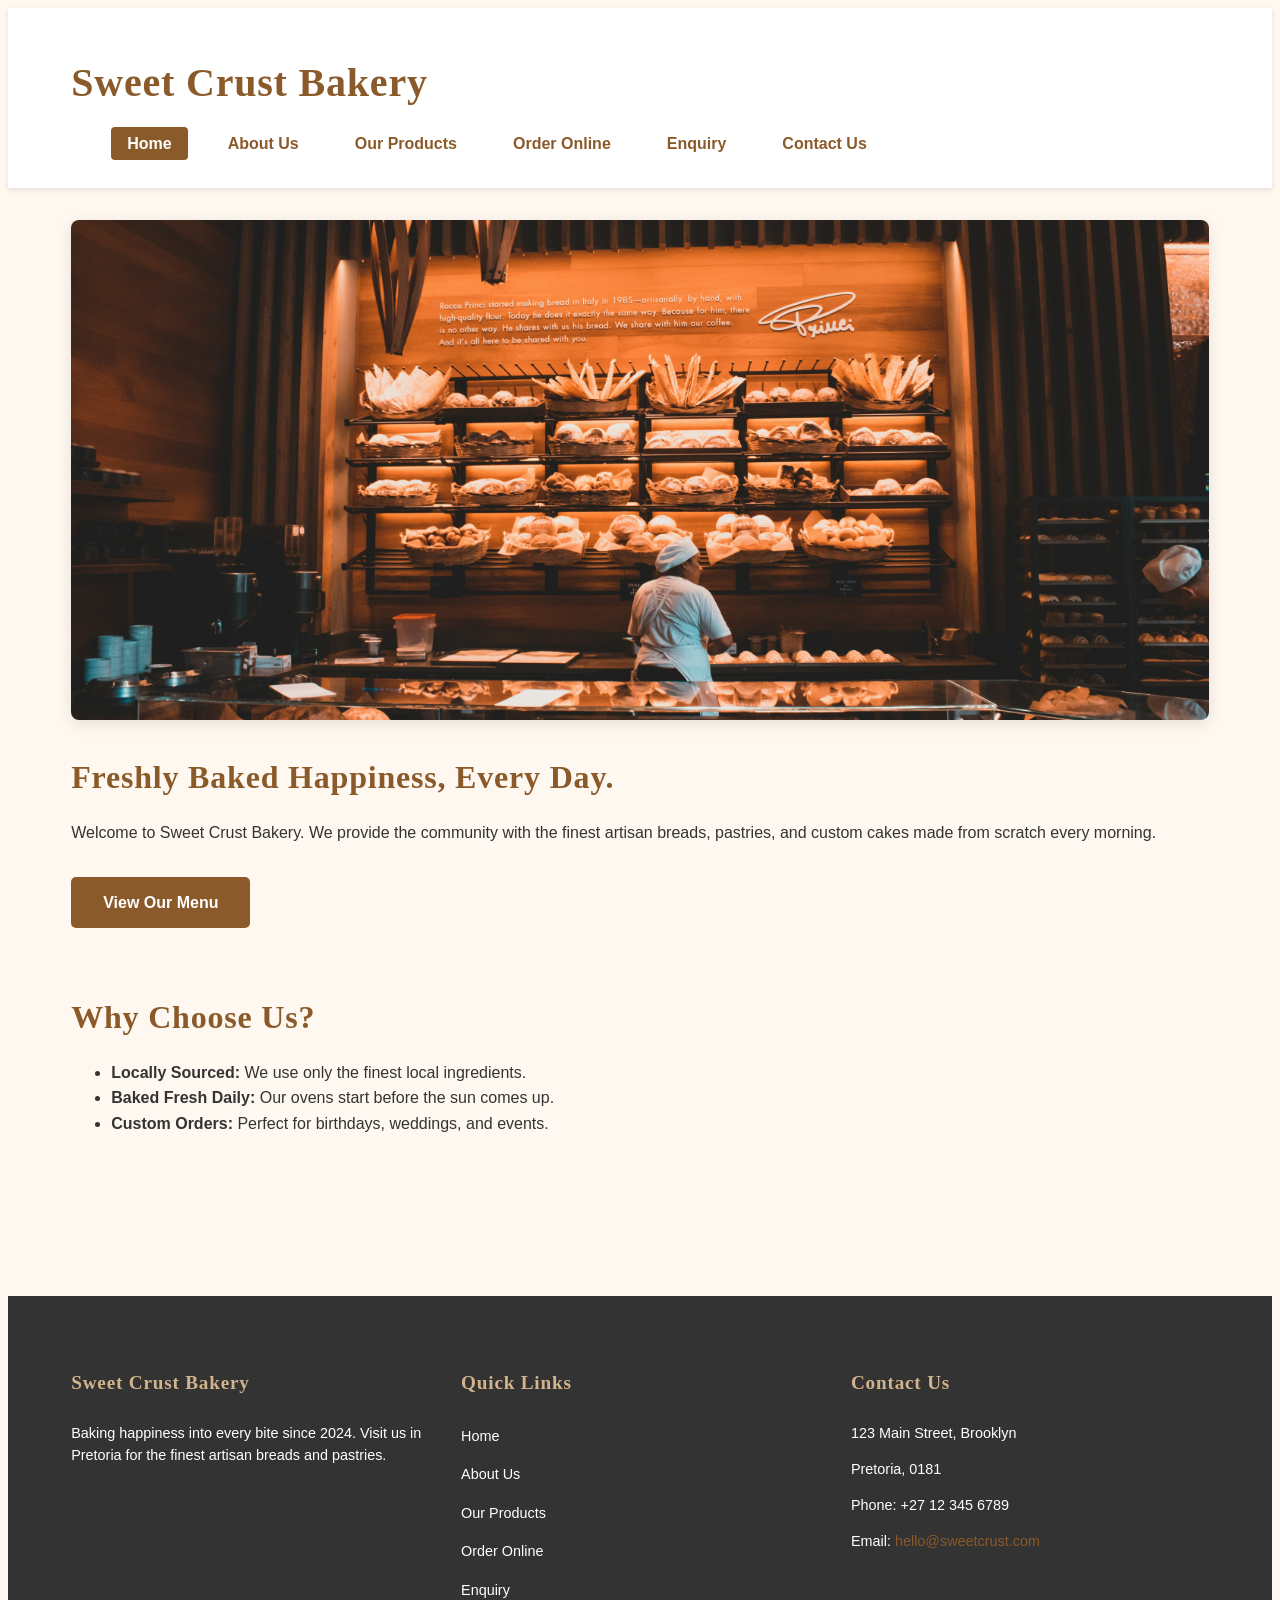
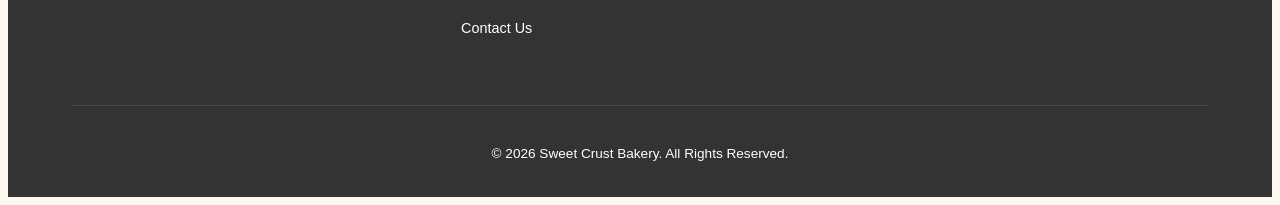
<file: index.html>
<!DOCTYPE html>
<html lang="en">
<head>
    <meta charset="UTF-8">
    <meta name="viewport" content="width=device-width, initial-scale=1.0">
    <title>Sweet Crust Bakery | Home</title>
    <meta name="description" content="Sweet Crust Bakery offers freshly baked artisan breads, pastries, and custom cakes. Visit us in Pretoria for the finest baked goods.">
    <link rel="stylesheet" href="css/style.css">
</head>
<body>
    <header>
        <h1>Sweet Crust Bakery</h1>
        <button class="hamburger" id="hamburger-btn" aria-label="Toggle navigation">
            <span class="bar"></span><span class="bar"></span><span class="bar"></span>
        </button>
        <nav id="nav-menu">
            <ul>
                <li><a href="index.html" class="active">Home</a></li>
                <li><a href="about.html">About Us</a></li>
                <li><a href="products.html">Our Products</a></li>
                <li><a href="order.html">Order Online</a></li>
                <li><a href="enquiry.html">Enquiry</a></li>
                <li><a href="contact.html">Contact Us</a></li>
            </ul>
        </nav>
    </header>

    <main>
        <section class="hero">
            <img src="images/Hero.jpg" alt="Freshly baked croissants at Sweet Crust Bakery" class="hero-image">
            <h2>Freshly Baked Happiness, Every Day.</h2>
            <p>Welcome to Sweet Crust Bakery. We provide the community with the finest artisan breads, pastries, and custom cakes made from scratch every morning.</p>
            <a href="products.html" class="btn">View Our Menu</a>
        </section>

        <section class="highlights">
            <h2>Why Choose Us?</h2>
            <ul>
                <li><strong>Locally Sourced:</strong> We use only the finest local ingredients.</li>
                <li><strong>Baked Fresh Daily:</strong> Our ovens start before the sun comes up.</li>
                <li><strong>Custom Orders:</strong> Perfect for birthdays, weddings, and events.</li>
            </ul>
        </section>
    </main>

    <footer>
        <div class="footer-container">
            <div class="footer-col">
                <h3>Sweet Crust Bakery</h3>
                <p>Baking happiness into every bite since 2024. Visit us in Pretoria for the finest artisan breads and pastries.</p>
            </div>
            <div class="footer-col">
                <h3>Quick Links</h3>
                <ul>
                    <li><a href="index.html">Home</a></li>
                    <li><a href="about.html">About Us</a></li>
                    <li><a href="products.html">Our Products</a></li>
                    <li><a href="order.html">Order Online</a></li>
                    <li><a href="enquiry.html">Enquiry</a></li>
                    <li><a href="contact.html">Contact Us</a></li>
                </ul>
            </div>
            <div class="footer-col">
                <h3>Contact Us</h3>
                <p>123 Main Street, Brooklyn</p>
                <p>Pretoria, 0181</p>
                <p>Phone: +27 12 345 6789</p>
                <p>Email: <a href="mailto:hello@sweetcrust.com">hello@sweetcrust.com</a></p>
            </div>
        </div>
        <div class="footer-bottom">
            <p>&copy; 2026 Sweet Crust Bakery. All Rights Reserved.</p>
        </div>
    </footer>
    <script src="js/script.js"></script>
</body>
</html>
</file>
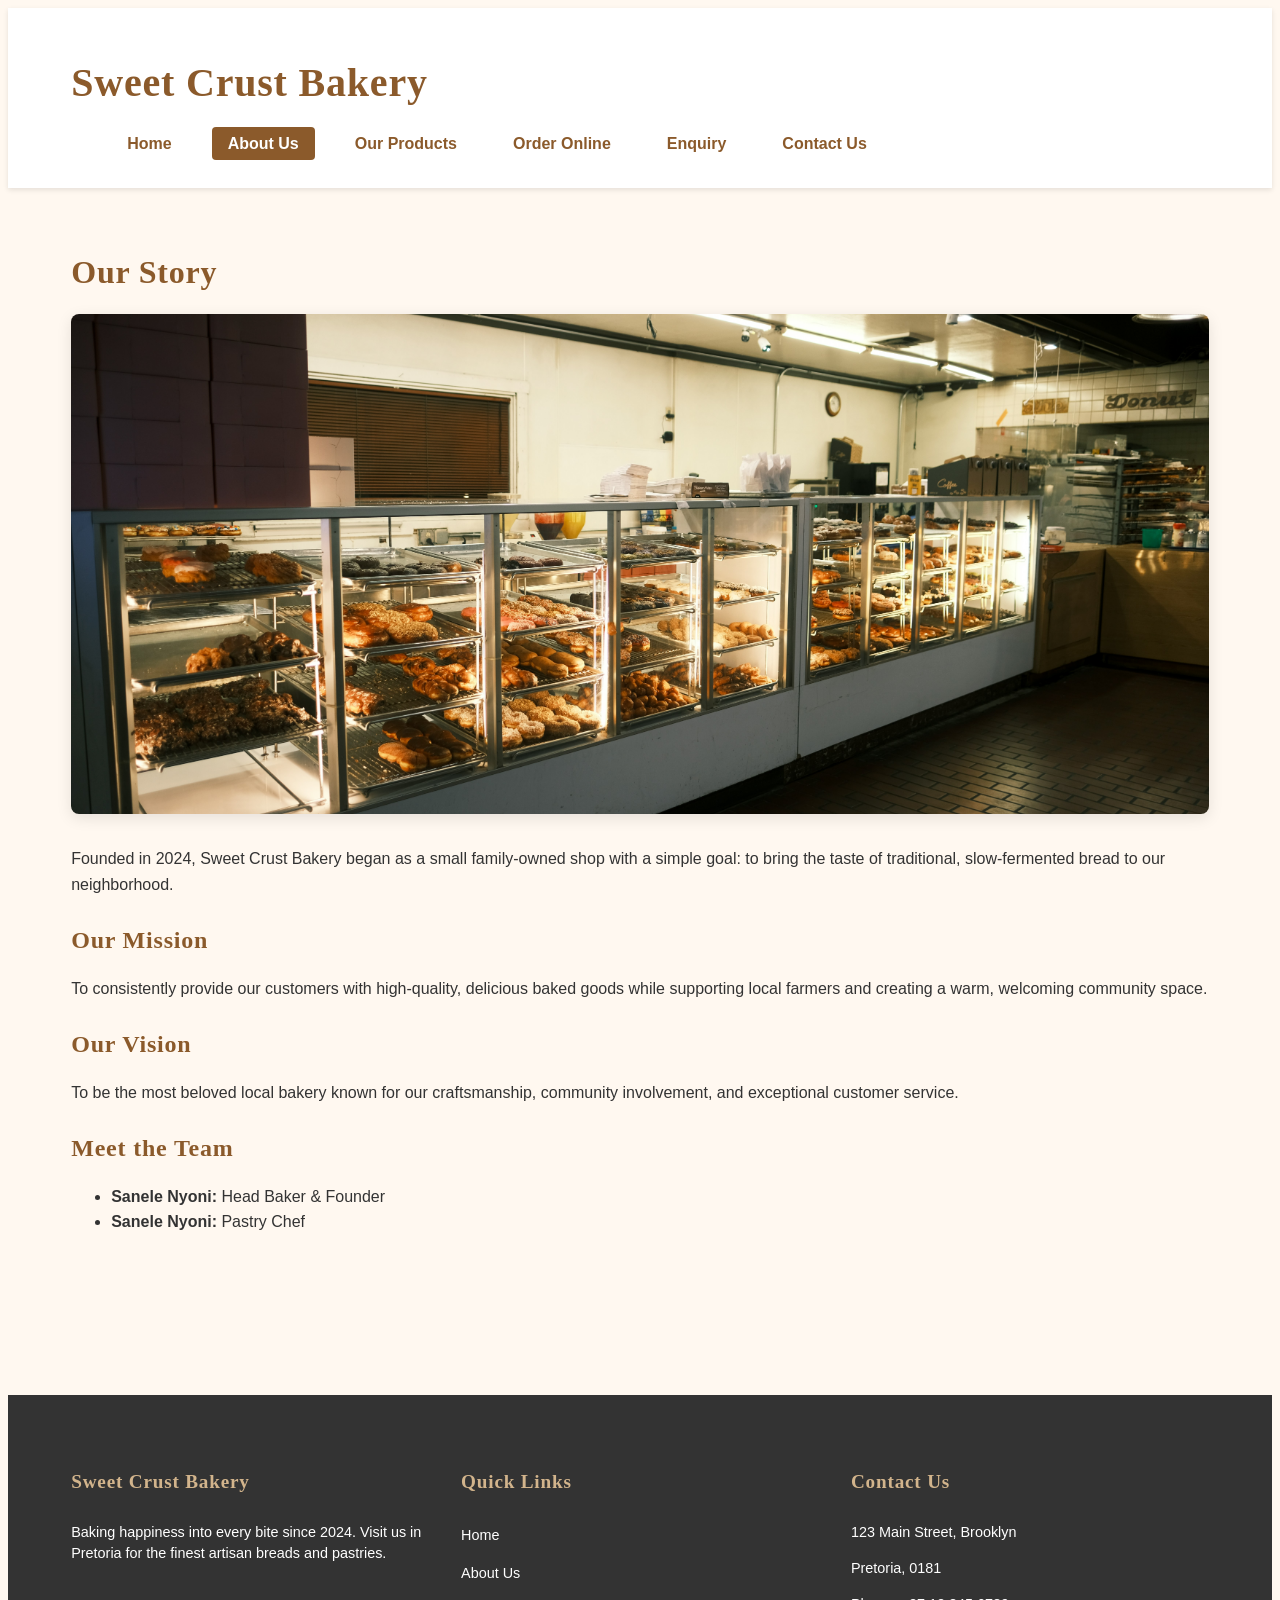
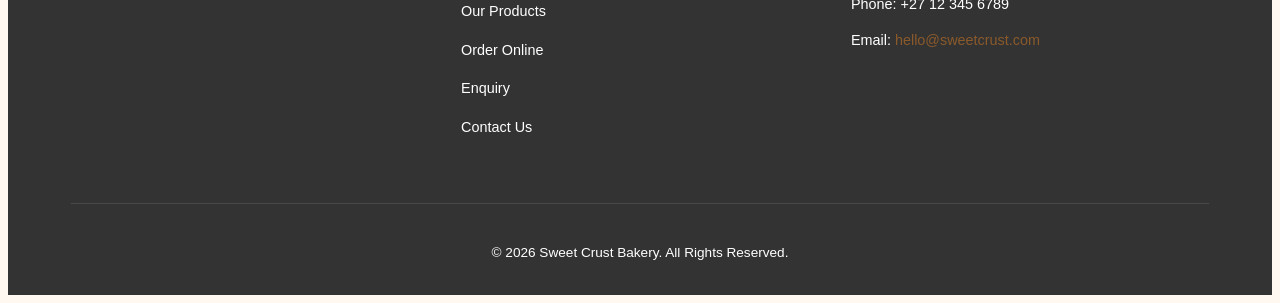
<file: about.html>
<!DOCTYPE html>
<html lang="en">
<head>
    <meta charset="UTF-8">
    <meta name="viewport" content="width=device-width, initial-scale=1.0">
    <title>About Us | Sweet Crust Bakery</title>
    <meta name="description" content="Learn about the history, mission, and team behind Sweet Crust Bakery in Pretoria.">
    <link rel="stylesheet" href="css/style.css">
</head>
<body>
    <header>
        <h1>Sweet Crust Bakery</h1>
        <button class="hamburger" id="hamburger-btn" aria-label="Toggle navigation">
            <span class="bar"></span><span class="bar"></span><span class="bar"></span>
        </button>
        <nav id="nav-menu">
            <ul>
                <li><a href="index.html">Home</a></li>
                <li><a href="about.html" class="active">About Us</a></li>
                <li><a href="products.html">Our Products</a></li>
                <li><a href="order.html">Order Online</a></li>
                <li><a href="enquiry.html">Enquiry</a></li>
                <li><a href="contact.html">Contact Us</a></li>
            </ul>
        </nav>
    </header>

    <main>
        <section>
            <h2>Our Story</h2>
            <img src="images/bakery-interior.jpg" alt="The warm interior of Sweet Crust Bakery" class="feature-image">
            <p>Founded in 2024, Sweet Crust Bakery began as a small family-owned shop with a simple goal: to bring the taste of traditional, slow-fermented bread to our neighborhood.</p>
            <h3>Our Mission</h3>
            <p>To consistently provide our customers with high-quality, delicious baked goods while supporting local farmers and creating a warm, welcoming community space.</p>
            <h3>Our Vision</h3>
            <p>To be the most beloved local bakery known for our craftsmanship, community involvement, and exceptional customer service.</p>
            <h3>Meet the Team</h3>
            <ul>
                <li><strong>Sanele Nyoni:</strong> Head Baker & Founder</li>
                <li><strong>Sanele Nyoni:</strong> Pastry Chef</li>
            </ul>
        </section>
    </main>

    <footer>
        <div class="footer-container">
            <div class="footer-col">
                <h3>Sweet Crust Bakery</h3>
                <p>Baking happiness into every bite since 2024. Visit us in Pretoria for the finest artisan breads and pastries.</p>
            </div>
            <div class="footer-col">
                <h3>Quick Links</h3>
                <ul>
                    <li><a href="index.html">Home</a></li>
                    <li><a href="about.html">About Us</a></li>
                    <li><a href="products.html">Our Products</a></li>
                    <li><a href="order.html">Order Online</a></li>
                    <li><a href="enquiry.html">Enquiry</a></li>
                    <li><a href="contact.html">Contact Us</a></li>
                </ul>
            </div>
            <div class="footer-col">
                <h3>Contact Us</h3>
                <p>123 Main Street, Brooklyn</p>
                <p>Pretoria, 0181</p>
                <p>Phone: +27 12 345 6789</p>
                <p>Email: <a href="mailto:hello@sweetcrust.com">hello@sweetcrust.com</a></p>
            </div>
        </div>
        <div class="footer-bottom">
            <p>&copy; 2026 Sweet Crust Bakery. All Rights Reserved.</p>
        </div>
    </footer>
    <script src="js/script.js"></script>
</body>
</html>
</file>
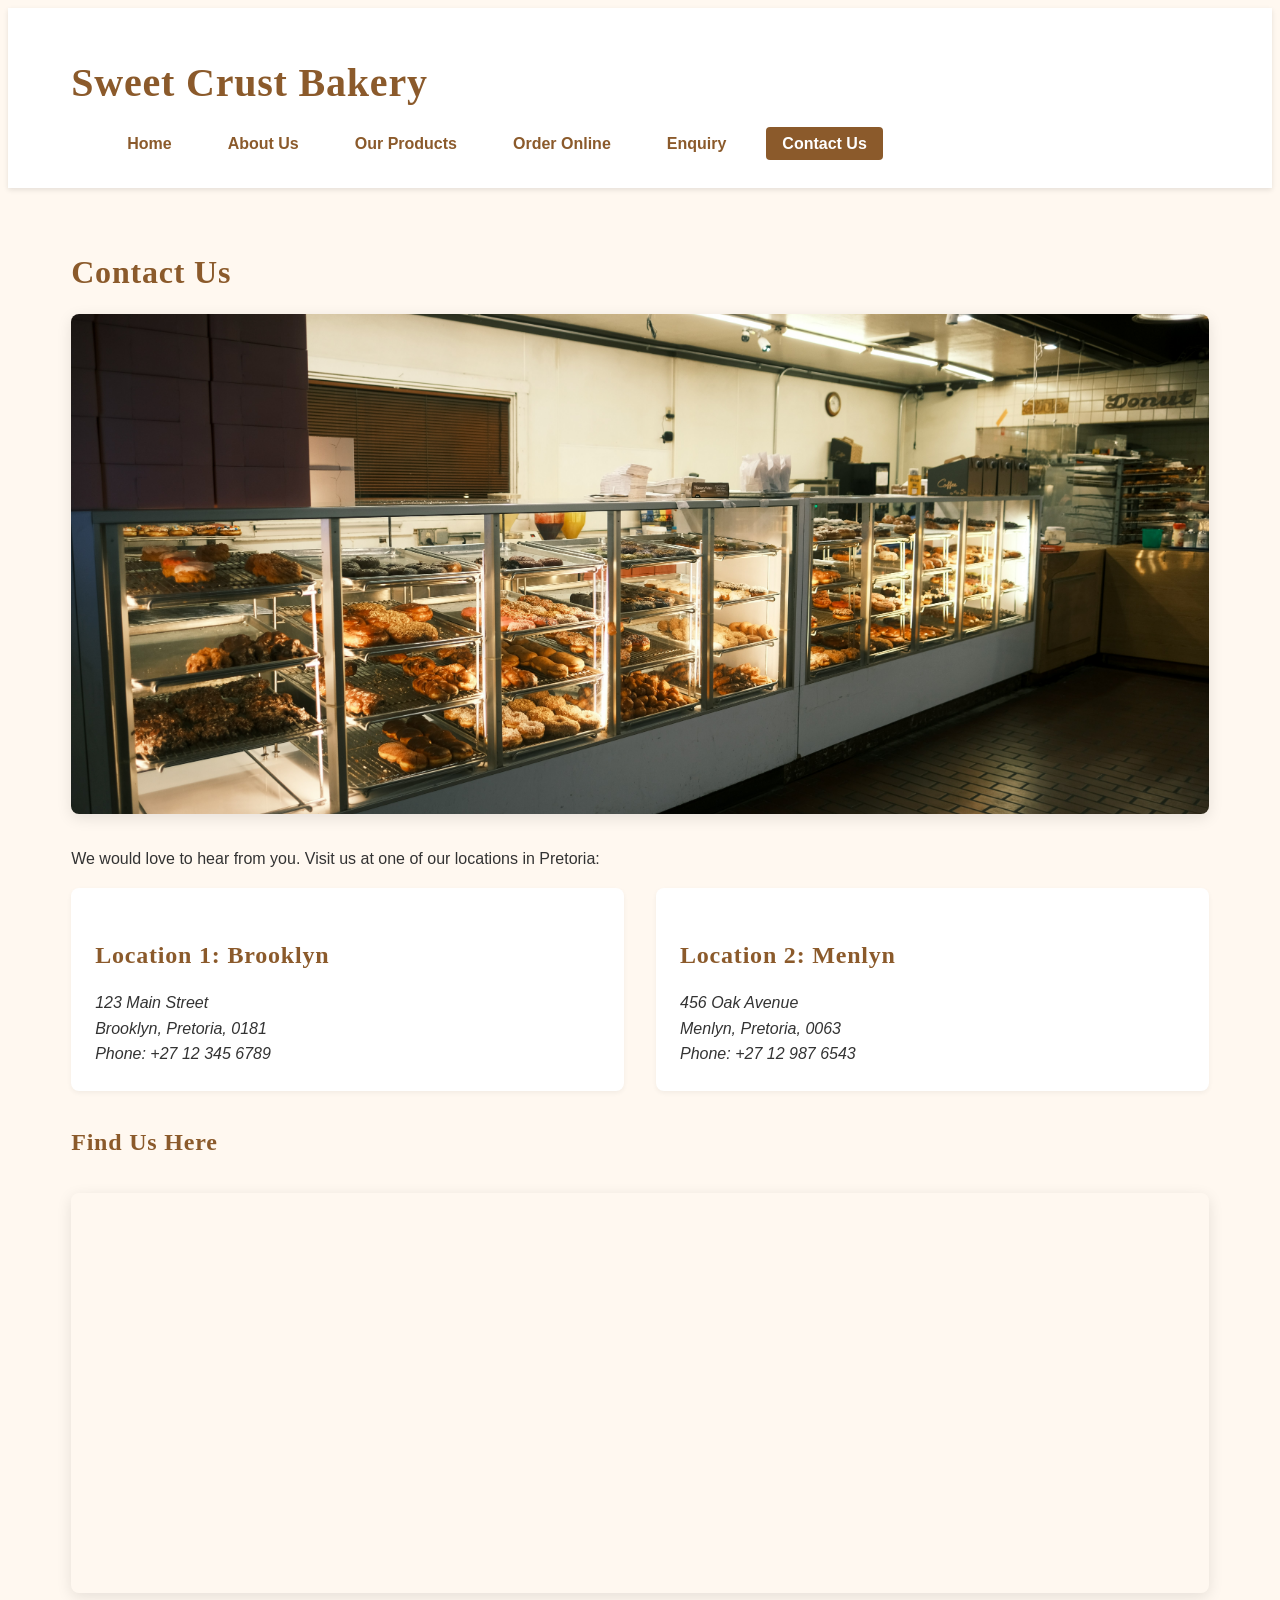
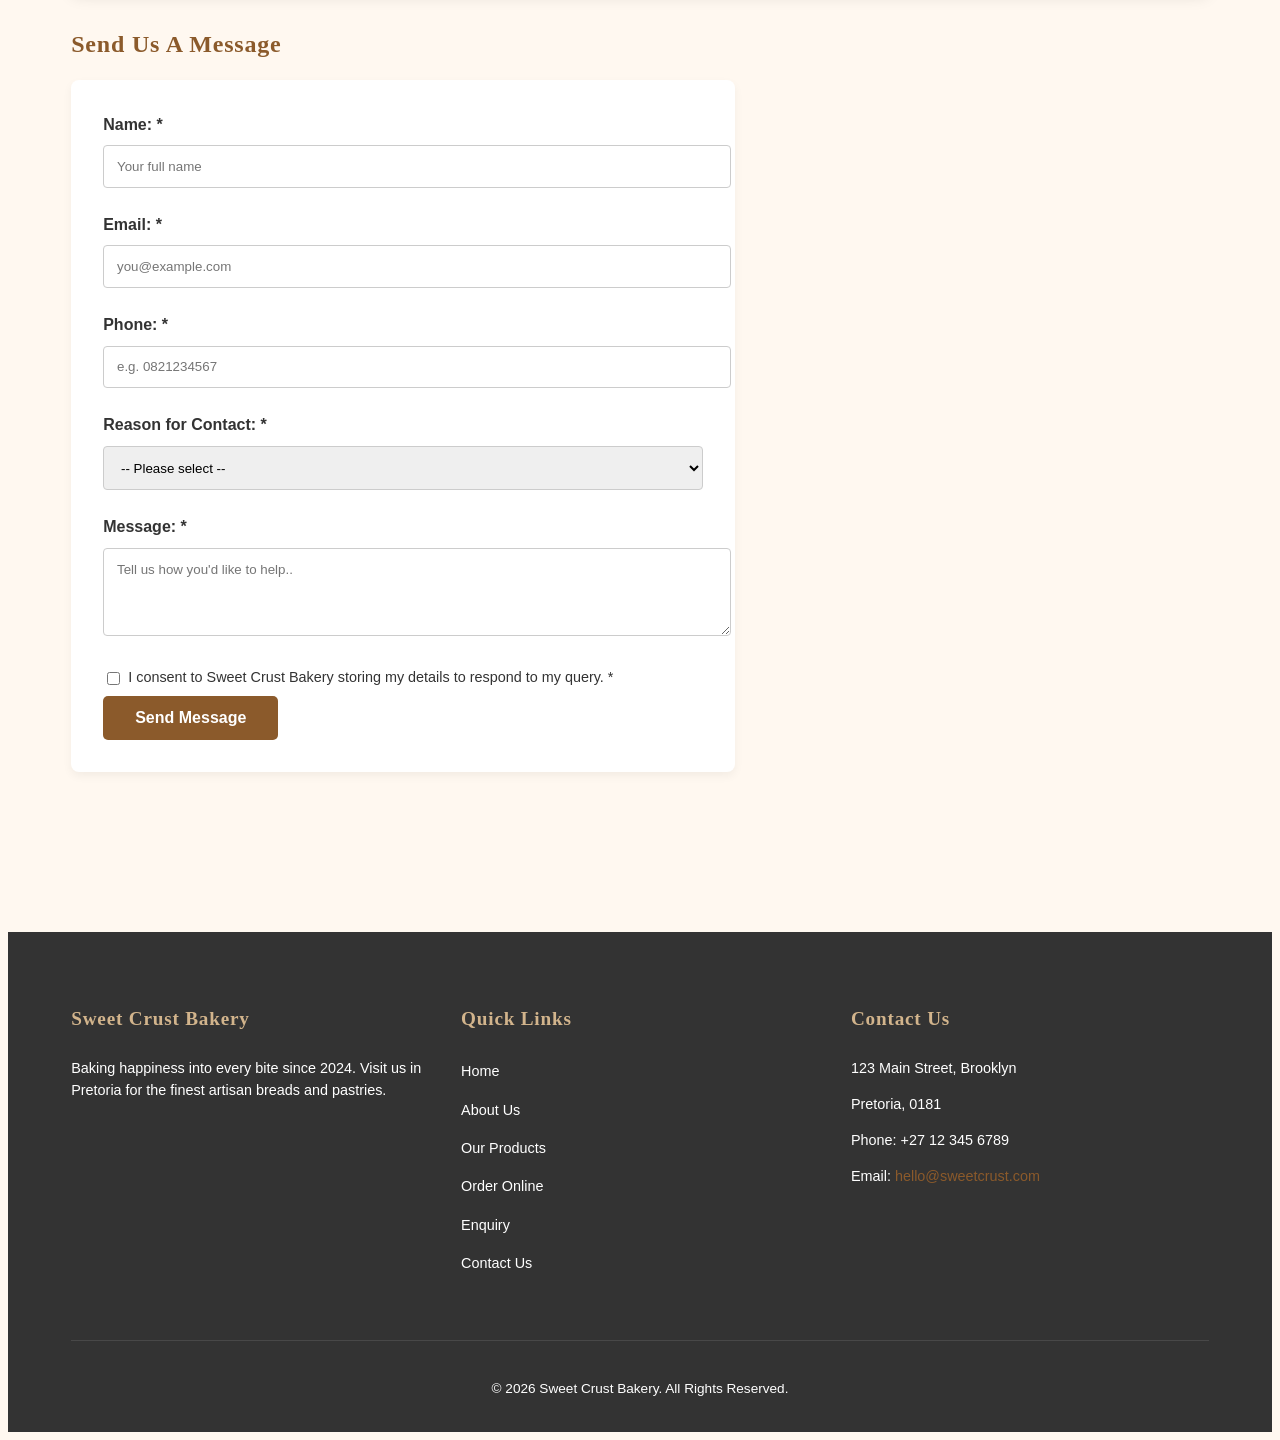
<file: contact.html>
<!DOCTYPE html>
<html lang="en">
<head>
    <meta charset="UTF-8">
    <meta name="viewport" content="width=device-width, initial-scale=1.0">
    <title>Contact Us | Sweet Crust Bakery</title>
    <meta name="description" content="Contact Sweet Crust Bakery in Pretoria. Find our locations in Brooklyn and Menlyn, view our interactive map, or send us a message.">
    <link rel="stylesheet" href="css/style.css">
</head>
<body>
    <header>
        <h1>Sweet Crust Bakery</h1>
        <button class="hamburger" id="hamburger-btn" aria-label="Toggle navigation">
            <span class="bar"></span><span class="bar"></span><span class="bar"></span>
        </button>
        <nav id="nav-menu">
            <ul>
                <li><a href="index.html">Home</a></li>
                <li><a href="about.html">About Us</a></li>
                <li><a href="products.html">Our Products</a></li>
                <li><a href="order.html">Order Online</a></li>
                <li><a href="enquiry.html">Enquiry</a></li>
                <li><a href="contact.html" class="active">Contact Us</a></li>
            </ul>
        </nav>
    </header>

    <main>
        <section>
            <h2>Contact Us</h2>
            <img src="images/bakery-interior.jpg" alt="Sweet Crust Bakery interior" class="feature-image">
            <p>We would love to hear from you. Visit us at one of our locations in Pretoria:</p>
            
            <div class="locations-container">
                <div>
                    <h3>Location 1: Brooklyn</h3>
                    <address>
                        123 Main Street<br>
                        Brooklyn, Pretoria, 0181<br>
                        Phone: +27 12 345 6789
                    </address>
                </div>
                <div>
                    <h3>Location 2: Menlyn</h3>
                    <address>
                        456 Oak Avenue<br>
                        Menlyn, Pretoria, 0063<br>
                        Phone: +27 12 987 6543
                    </address>
                </div>
            </div>

            <h3>Find Us Here</h3>
            <div class="map-container">
                <iframe 
                    src="https://www.google.com/maps/embed?pb=!1m18!1m12!1m3!1d115263.40121967668!2d28.13319879069455!3d-25.747866822534205!2m3!1f0!2f0!3f0!3m2!1i1024!2i768!4f13.1!3m3!1m2!1s0x1e95619c9d6f4271%3A0x9bf9f7f9e4d5b3e8!2sPretoria!5e0!3m2!1sen!2sza!4v1700000000000!5m2!1sen!2sza" 
                    width="100%" 
                    height="400" 
                    style="border:0;" 
                    allowfullscreen="" 
                    loading="lazy" 
                    referrerpolicy="no-referrer-when-downgrade"
                    title="Sweet Crust Bakery Location Map Pretoria">
                </iframe>
            </div>

            <h3>Send Us A Message</h3>
            <form id="contactForm">
                <label for="contact-name">Name: *</label>
                <input type="text" id="contact-name" name="contact-name" placeholder="Your full name" required>
                <span class="error-msg" id="contactNameError"></span>

                <label for="contact-email">Email: *</label>
                <input type="email" id="contact-email" name="contact-email" placeholder="you@example.com" required>
                <span class="error-msg" id="contactEmailError"></span>

                <label for="contact-phone">Phone: *</label>
                <input type="tel" id="contact-phone" name="contact-phone" placeholder="e.g. 0821234567" required>
                <span class="error-msg" id="contactPhoneError"></span>

                <label for="contact-reason">Reason for Contact: *</label>
                <select id="contact-reason" name="contact-reason" required>
                    <option value="">-- Please select --</option>
                    <option value="general">General Enquiry</option>
                    <option value="order">Order Status</option>
                    <option value="feedback">Feedback/Complaint</option>
                    <option value="volunteer">Volunteer/Sponsor</option>
                </select>
                <span class="error-msg" id="contactReasonError"></span>

                <label for="contact-msg">Message: *</label>
                <textarea id="contact-msg" name="contact-msg" rows="4" placeholder="Tell us how you'd like to help.." required></textarea>
                <span class="error-msg" id="contactMsgError"></span>

                <div class="checkbox-group">
                    <input type="checkbox" id="contact-consent" name="contact-consent" required>
                    <label for="contact-consent">I consent to Sweet Crust Bakery storing my details to respond to my query. *</label>
                </div>
                <span class="error-msg" id="contactConsentError"></span>

                <button type="submit" id="contactSubmitBtn">Send Message</button>
            </form>
            <div id="contactFormResponse"></div>
        </section>
    </main>

    <footer>
        <div class="footer-container">
            <div class="footer-col">
                <h3>Sweet Crust Bakery</h3>
                <p>Baking happiness into every bite since 2024. Visit us in Pretoria for the finest artisan breads and pastries.</p>
            </div>
            <div class="footer-col">
                <h3>Quick Links</h3>
                <ul>
                    <li><a href="index.html">Home</a></li>
                    <li><a href="about.html">About Us</a></li>
                    <li><a href="products.html">Our Products</a></li>
                    <li><a href="order.html">Order Online</a></li>
                    <li><a href="enquiry.html">Enquiry</a></li>
                    <li><a href="contact.html">Contact Us</a></li>
                </ul>
            </div>
            <div class="footer-col">
                <h3>Contact Us</h3>
                <p>123 Main Street, Brooklyn</p>
                <p>Pretoria, 0181</p>
                <p>Phone: +27 12 345 6789</p>
                <p>Email: <a href="mailto:hello@sweetcrust.com">hello@sweetcrust.com</a></p>
            </div>
        </div>
        <div class="footer-bottom">
            <p>&copy; 2026 Sweet Crust Bakery. All Rights Reserved.</p>
        </div>
    </footer>
    <script src="js/script.js"></script>
</body>
</html>
</file>
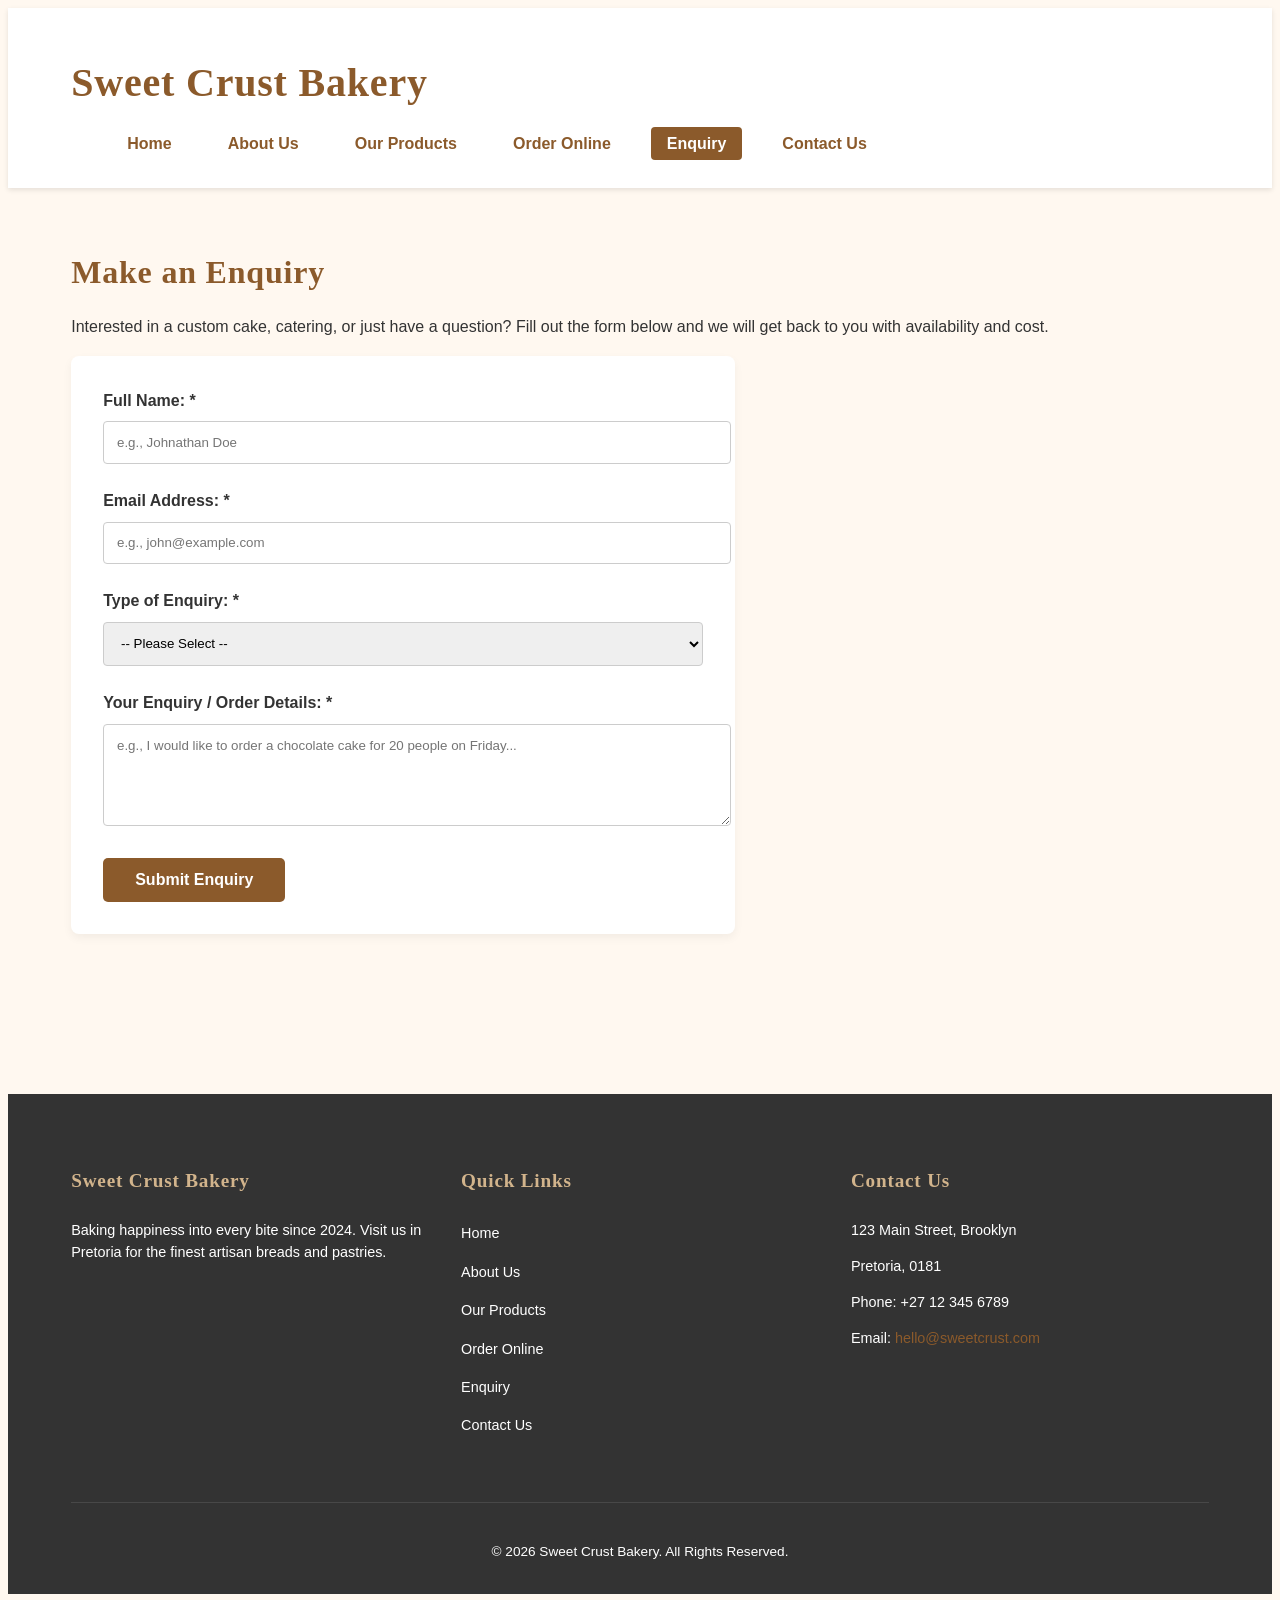
<file: enquiry.html>
<!DOCTYPE html>
<html lang="en">
<head>
    <meta charset="UTF-8">
    <meta name="viewport" content="width=device-width, initial-scale=1.0">
    <title>Enquiry | Sweet Crust Bakery</title>
    <meta name="description" content="Make an enquiry for custom cakes, catering, or volunteering at Sweet Crust Bakery in Pretoria.">
    <link rel="stylesheet" href="css/style.css">
</head>
<body>
    <header>
        <h1>Sweet Crust Bakery</h1>
        <button class="hamburger" id="hamburger-btn" aria-label="Toggle navigation">
            <span class="bar"></span><span class="bar"></span><span class="bar"></span>
        </button>
        <nav id="nav-menu">
            <ul>
                <li><a href="index.html">Home</a></li>
                <li><a href="about.html">About Us</a></li>
                <li><a href="products.html">Our Products</a></li>
                <li><a href="order.html">Order Online</a></li>
                <li><a href="enquiry.html" class="active">Enquiry</a></li>
                <li><a href="contact.html">Contact Us</a></li>
            </ul>
        </nav>
    </header>

    <main>
        <section>
            <h2>Make an Enquiry</h2>
            <p>Interested in a custom cake, catering, or just have a question? Fill out the form below and we will get back to you with availability and cost.</p>
            
            <form id="enquiryForm">
                <label for="name">Full Name: *</label>
                <input type="text" id="name" name="name" placeholder="e.g., Johnathan Doe" required>
                <span class="error-msg" id="nameError"></span>

                <label for="email">Email Address: *</label>
                <input type="email" id="email" name="email" placeholder="e.g., john@example.com" required>
                <span class="error-msg" id="emailError"></span>

                <label for="enquiryType">Type of Enquiry: *</label>
                <select id="enquiryType" name="enquiryType" required>
                    <option value="">-- Please Select --</option>
                    <option value="custom-cake">Custom Cake Order</option>
                    <option value="catering">Catering Event</option>
                    <option value="volunteer">Volunteer / Sponsor</option>
                    <option value="general">General Question</option>
                </select>
                <span class="error-msg" id="enquiryTypeError"></span>

                <label for="message">Your Enquiry / Order Details: *</label>
                <textarea id="message" name="message" rows="5" placeholder="e.g., I would like to order a chocolate cake for 20 people on Friday..." required></textarea>
                <span class="error-msg" id="msgError"></span>

                <button type="submit">Submit Enquiry</button>
            </form>
            <div id="formResponse"></div>
        </section>
    </main>

    <footer>
        <div class="footer-container">
            <div class="footer-col">
                <h3>Sweet Crust Bakery</h3>
                <p>Baking happiness into every bite since 2024. Visit us in Pretoria for the finest artisan breads and pastries.</p>
            </div>
            <div class="footer-col">
                <h3>Quick Links</h3>
                <ul>
                    <li><a href="index.html">Home</a></li>
                    <li><a href="about.html">About Us</a></li>
                    <li><a href="products.html">Our Products</a></li>
                    <li><a href="order.html">Order Online</a></li>
                    <li><a href="enquiry.html">Enquiry</a></li>
                    <li><a href="contact.html">Contact Us</a></li>
                </ul>
            </div>
            <div class="footer-col">
                <h3>Contact Us</h3>
                <p>123 Main Street, Brooklyn</p>
                <p>Pretoria, 0181</p>
                <p>Phone: +27 12 345 6789</p>
                <p>Email: <a href="mailto:hello@sweetcrust.com">hello@sweetcrust.com</a></p>
            </div>
        </div>
        <div class="footer-bottom">
            <p>&copy; 2026 Sweet Crust Bakery. All Rights Reserved.</p>
        </div>
    </footer>
    <script src="js/script.js"></script>
</body>
</html>
</file>
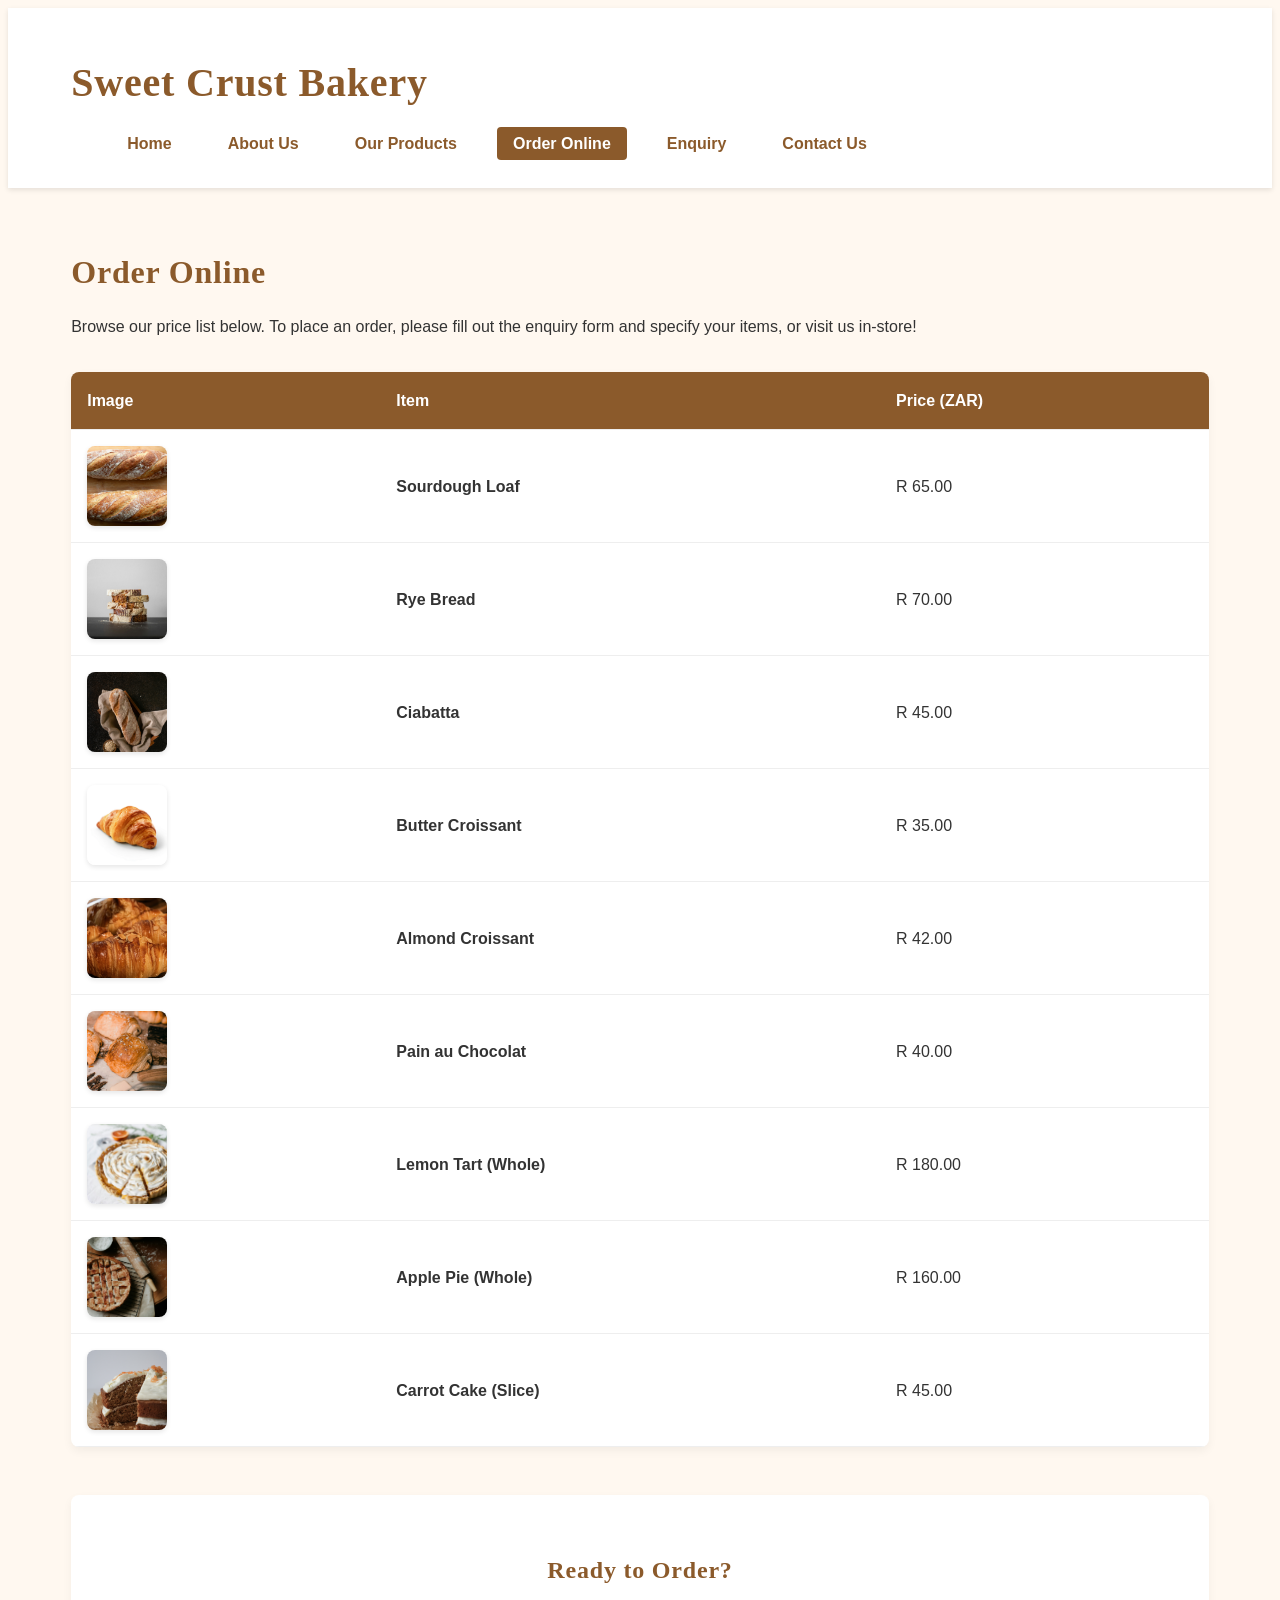
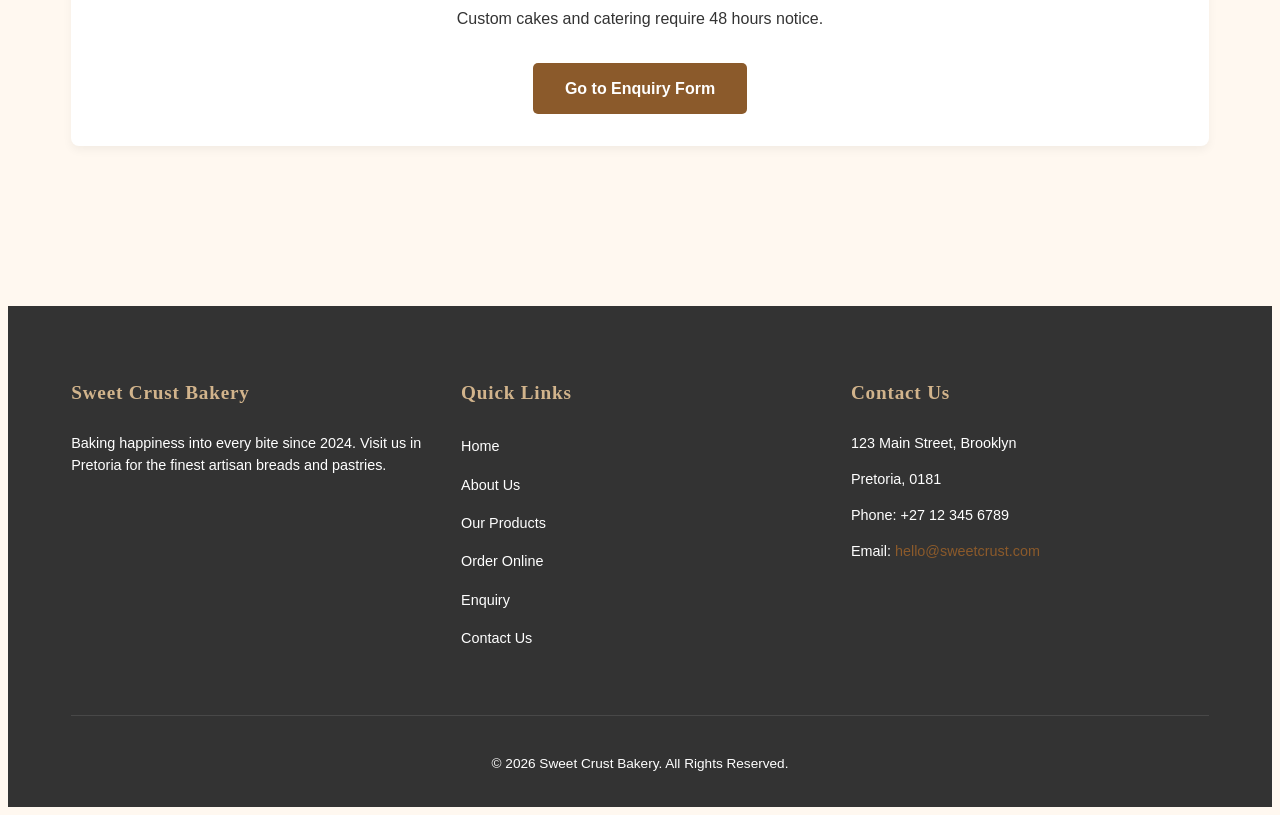
<file: order.html>
<!DOCTYPE html>
<html lang="en">
<head>
    <meta charset="UTF-8">
    <meta name="viewport" content="width=device-width, initial-scale=1.0">
    <title>Order Online | Sweet Crust Bakery</title>
    <meta name="description" content="View the price list and order freshly baked goods online from Sweet Crust Bakery in Pretoria.">
    <link rel="stylesheet" href="css/style.css">
</head>
<body>
    <header>
        <h1>Sweet Crust Bakery</h1>
        <button class="hamburger" id="hamburger-btn" aria-label="Toggle navigation">
            <span class="bar"></span><span class="bar"></span><span class="bar"></span>
        </button>
        <nav id="nav-menu">
            <ul>
                <li><a href="index.html">Home</a></li>
                <li><a href="about.html">About Us</a></li>
                <li><a href="products.html">Our Products</a></li>
                <li><a href="order.html" class="active">Order Online</a></li>
                <li><a href="enquiry.html">Enquiry</a></li>
                <li><a href="contact.html">Contact Us</a></li>
            </ul>
        </nav>
    </header>

    <main>
        <section>
            <h2>Order Online</h2>
            <p>Browse our price list below. To place an order, please fill out the enquiry form and specify your items, or visit us in-store!</p>

            <div class="table-container">
                <table class="price-table">
                    <thead>
                        <tr>
                            <th>Image</th>
                            <th>Item</th>
                            <th>Price (ZAR)</th>
                        </tr>
                    </thead>
                    <tbody>
                        <tr>
                            <td><img src="images/sourdough.jpg" alt="Sourdough Loaf" class="table-img"></td>
                            <td><strong>Sourdough Loaf</strong></td>
                            <td>R 65.00</td>
                        </tr>
                        <tr>
                            <td><img src="images/rye-bread.jpg" alt="Rye Bread" class="table-img"></td>
                            <td><strong>Rye Bread</strong></td>
                            <td>R 70.00</td>
                        </tr>
                        <tr>
                            <td><img src="images/ciabatta.jpg" alt="Ciabatta" class="table-img"></td>
                            <td><strong>Ciabatta</strong></td>
                            <td>R 45.00</td>
                        </tr>
                        <tr>
                            <td><img src="images/croissant.jpg" alt="Butter Croissant" class="table-img"></td>
                            <td><strong>Butter Croissant</strong></td>
                            <td>R 35.00</td>
                        </tr>
                        <tr>
                            <td><img src="images/almond-croissant.jpg" alt="Almond Croissant" class="table-img"></td>
                            <td><strong>Almond Croissant</strong></td>
                            <td>R 42.00</td>
                        </tr>
                        <tr>
                            <td><img src="images/pain-chocolat.jpg" alt="Pain au Chocolat" class="table-img"></td>
                            <td><strong>Pain au Chocolat</strong></td>
                            <td>R 40.00</td>
                        </tr>
                        <tr>
                            <td><img src="images/lemon-tart.jpg" alt="Lemon Tart" class="table-img"></td>
                            <td><strong>Lemon Tart (Whole)</strong></td>
                            <td>R 180.00</td>
                        </tr>
                        <tr>
                            <td><img src="images/apple-pie.jpg" alt="Apple Pie" class="table-img"></td>
                            <td><strong>Apple Pie (Whole)</strong></td>
                            <td>R 160.00</td>
                        </tr>
                        <tr>
                            <td><img src="images/carrot-cake.jpg" alt="Carrot Cake" class="table-img"></td>
                            <td><strong>Carrot Cake (Slice)</strong></td>
                            <td>R 45.00</td>
                        </tr>
                    </tbody>
                </table>
            </div>

            <div class="order-cta">
                <h3>Ready to Order?</h3>
                <p>Custom cakes and catering require 48 hours notice.</p>
                <a href="enquiry.html" class="btn">Go to Enquiry Form</a>
            </div>
        </section>
    </main>

    <footer>
        <div class="footer-container">
            <div class="footer-col">
                <h3>Sweet Crust Bakery</h3>
                <p>Baking happiness into every bite since 2024. Visit us in Pretoria for the finest artisan breads and pastries.</p>
            </div>
            <div class="footer-col">
                <h3>Quick Links</h3>
                <ul>
                    <li><a href="index.html">Home</a></li>
                    <li><a href="about.html">About Us</a></li>
                    <li><a href="products.html">Our Products</a></li>
                    <li><a href="order.html">Order Online</a></li>
                    <li><a href="enquiry.html">Enquiry</a></li>
                    <li><a href="contact.html">Contact Us</a></li>
                </ul>
            </div>
            <div class="footer-col">
                <h3>Contact Us</h3>
                <p>123 Main Street, Brooklyn</p>
                <p>Pretoria, 0181</p>
                <p>Phone: +27 12 345 6789</p>
                <p>Email: <a href="mailto:hello@sweetcrust.com">hello@sweetcrust.com</a></p>
            </div>
        </div>
        <div class="footer-bottom">
            <p>&copy; 2026 Sweet Crust Bakery. All Rights Reserved.</p>
        </div>
    </footer>
    <script src="js/script.js"></script>
</body>
</html>
</file>
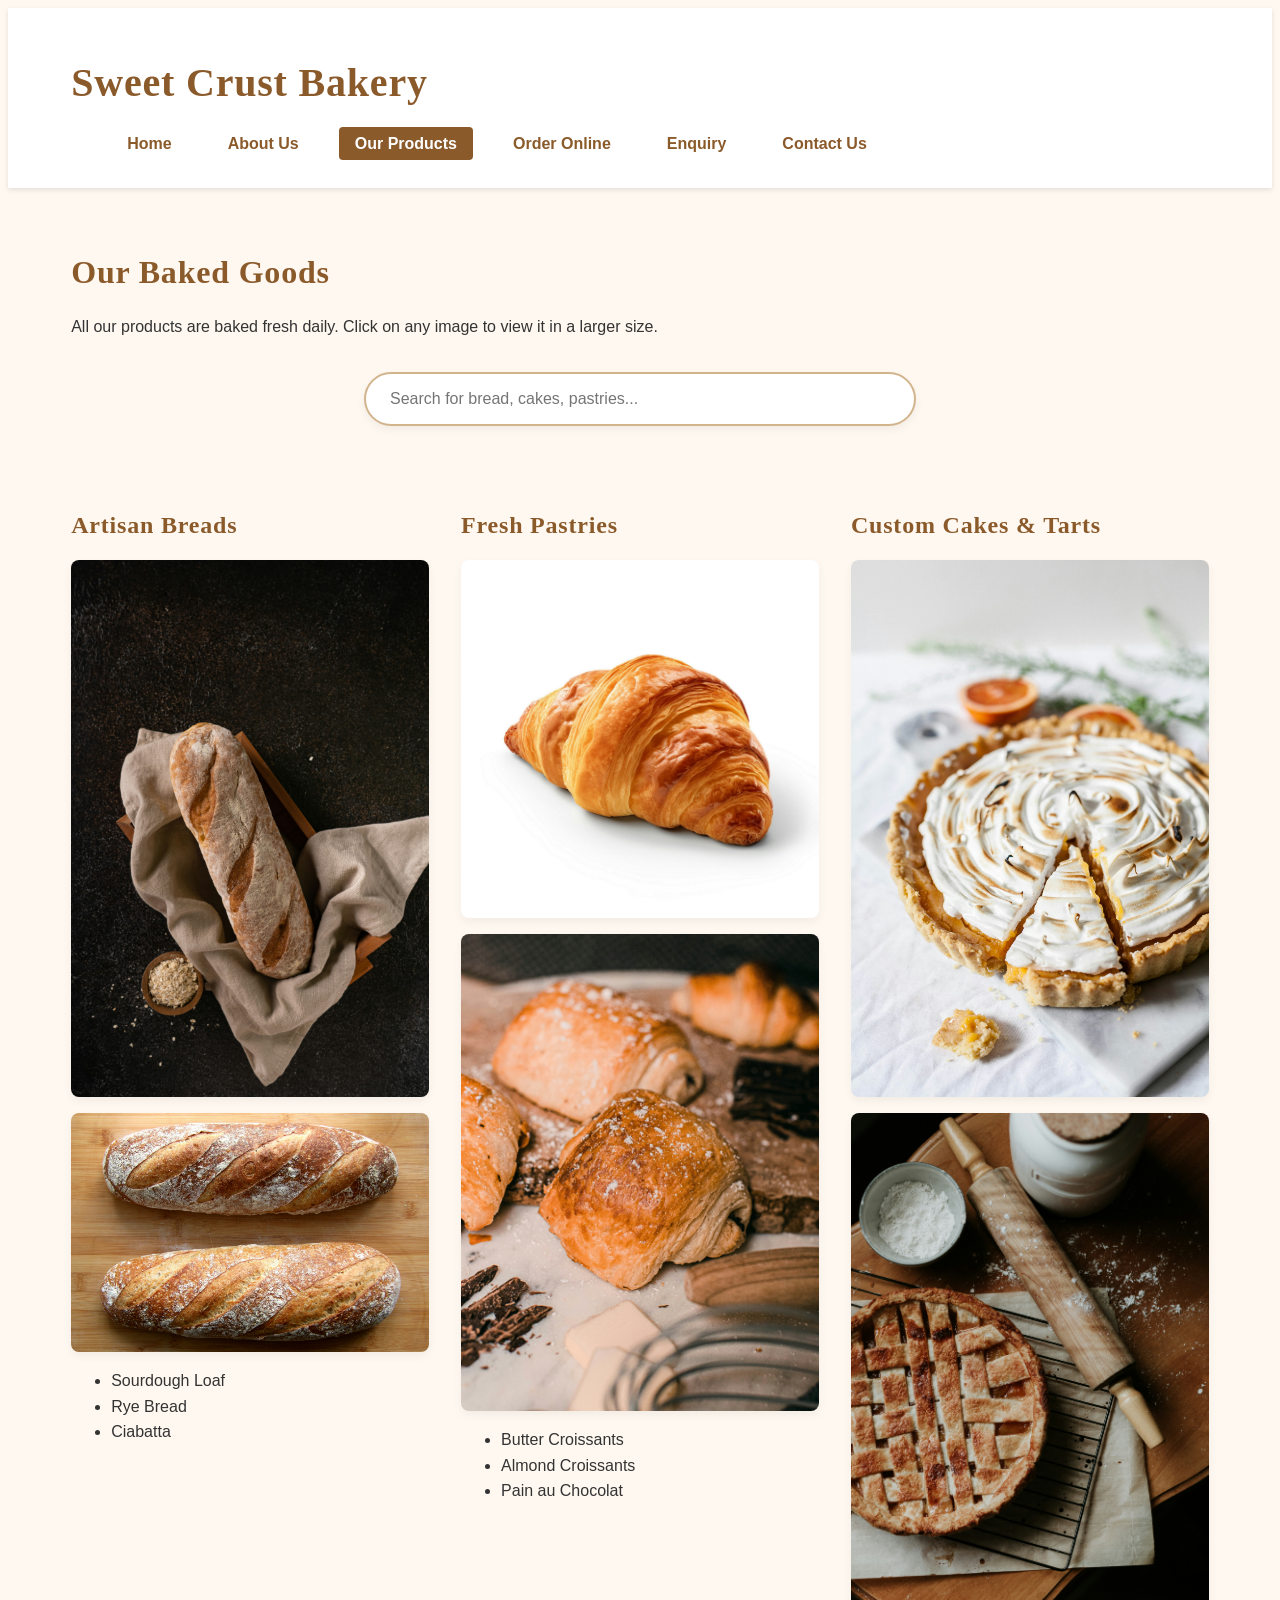
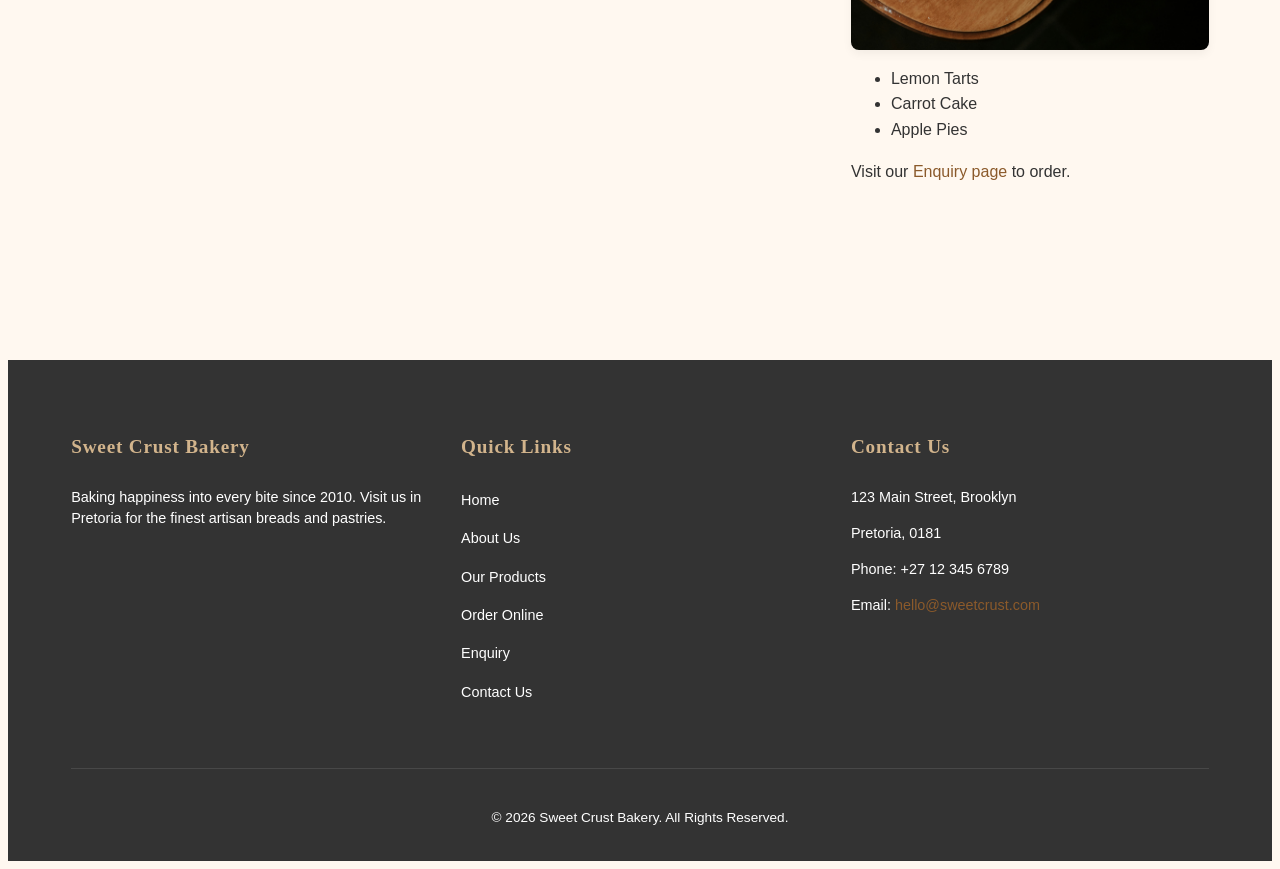
<file: products.html>
<!DOCTYPE html>
<html lang="en">
<head>
    <meta charset="UTF-8">
    <meta name="viewport" content="width=device-width, initial-scale=1.0">
    <title>Our Products | Sweet Crust Bakery</title>
    <meta name="description" content="View our selection of fresh artisan breads, pastries, and custom cakes. Search our menu and click any image to view it in full size.">
    <link rel="stylesheet" href="css/style.css">
</head>
<body>
    <!-- HEADER -->
    <header>
        <h1>Sweet Crust Bakery</h1>
        <button class="hamburger" id="hamburger-btn" aria-label="Toggle navigation">
            <span class="bar"></span><span class="bar"></span><span class="bar"></span>
        </button>
        <nav id="nav-menu">
            <ul>
                <li><a href="index.html">Home</a></li>
                <li><a href="about.html">About Us</a></li>
                <li><a href="products.html" class="active">Our Products</a></li>
                <li><a href="order.html">Order Online</a></li>
                <li><a href="enquiry.html">Enquiry</a></li>
                <li><a href="contact.html">Contact Us</a></li>
            </ul>
        </nav>
    </header>

    <main>
        <section>
            <h2>Our Baked Goods</h2>
            <p>All our products are baked fresh daily. Click on any image to view it in a larger size.</p>
            
            <!-- DYNAMIC SEARCH BAR -->
            <div class="search-container">
                <input type="text" id="productSearch" placeholder="Search for bread, cakes, pastries..." aria-label="Search products">
            </div>

           
            <div class="product-grid" id="productGrid">
                
                <!-- Product Card 1 -->
                <div class="product-card">
                    <h3>Artisan Breads</h3>
                    <img src="images/ciabatta.jpg" alt="Fresh ciabatta bread" class="product-img">
                    <img src="images/sourdough.jpg" alt="Artisan sourdough loaf" class="product-img">
                    <ul>
                        <li>Sourdough Loaf</li>
                        <li>Rye Bread</li>
                        <li>Ciabatta</li>
                    </ul>
                </div>

                <!-- Product Card 2 -->
                <div class="product-card">
                    <h3>Fresh Pastries</h3>
                    <img src="images/croissant.jpg" alt="Butter croissant" class="product-img">
                    <img src="images/pain-chocolat.jpg" alt="Pain au chocolat" class="product-img">
                    <ul>
                        <li>Butter Croissants</li>
                        <li>Almond Croissants</li>
                        <li>Pain au Chocolat</li>
                    </ul>
                </div>

               
                <div class="product-card">
                    <h3>Custom Cakes & Tarts</h3>
                    <img src="images/lemon-tart.jpg" alt="Lemon tart" class="product-img">
                    <img src="images/apple-pie.jpg" alt="Apple pie" class="product-img">
                    <ul>
                        <li>Lemon Tarts</li>
                        <li>Carrot Cake</li>
                        <li>Apple Pies</li>
                    </ul>
                    <p>Visit our <a href="enquiry.html">Enquiry page</a> to order.</p>
                </div>

            </div>
            
           
            <p id="noResults" style="display: none; text-align: center; font-weight: bold; margin-top: 2rem;">No products found matching your search.</p>
        </section>
    </main>

    <!-- MULTI-COLUMN FOOTER -->
    <footer>
        <div class="footer-container">
            <div class="footer-col">
                <h3>Sweet Crust Bakery</h3>
                <p>Baking happiness into every bite since 2010. Visit us in Pretoria for the finest artisan breads and pastries.</p>
            </div>
            <div class="footer-col">
                <h3>Quick Links</h3>
                <ul>
                    <li><a href="index.html">Home</a></li>
                    <li><a href="about.html">About Us</a></li>
                    <li><a href="products.html">Our Products</a></li>
                    <li><a href="order.html">Order Online</a></li>
                    <li><a href="enquiry.html">Enquiry</a></li>
                    <li><a href="contact.html">Contact Us</a></li>
                </ul>
            </div>
            <div class="footer-col">
                <h3>Contact Us</h3>
                <p>123 Main Street, Brooklyn</p>
                <p>Pretoria, 0181</p>
                <p>Phone: +27 12 345 6789</p>
                <p>Email: <a href="mailto:hello@sweetcrust.com">hello@sweetcrust.com</a></p>
            </div>
        </div>
        <div class="footer-bottom">
            <p>&copy; 2026 Sweet Crust Bakery. All Rights Reserved.</p>
        </div>
    </footer>
    
    <script src="js/script.js"></script>
</body>
</html>
</file>
<file: css/style.css>
{ margin: 0; padding: 0; box-sizing: border-box; }

:root {
    --primary-color: #8B5A2B; /* Warm Brown */
    --secondary-color: #D2B48C; /* Tan */
    --background-color: #FFF8F0; /* Cream */
    --text-color: #333333; /* Dark Grey */
    --white: #ffffff;
    --transition: all 0.3s ease;
}


body {
    font-family: 'Segoe UI', Tahoma, Geneva, Verdana, sans-serif;
    font-size: 1rem;
    line-height: 1.6;
    color: var(--text-color);
    background-color: var(--background-color);
}

h1, h2, h3 { font-family: Georgia, serif; color: var(--primary-color); margin-bottom: 1rem; letter-spacing: 0.05rem; }
h1 { font-size: 2.5rem; }
h2 { font-size: 2rem; }
h3 { font-size: 1.5rem; margin-top: 1.5rem; }
p { margin-bottom: 1rem; }
a { color: var(--primary-color); text-decoration: none; }

/* 3. HEADER & NAVIGATION */
header {
    background-color: var(--white); padding: 1rem 5%; box-shadow: 0 2px 5px rgba(0,0,0,0.1);
    display: flex; justify-content: space-between; align-items: center; flex-wrap: wrap;
    position: sticky; top: 0; z-index: 1000;
}
header h1 { margin-bottom: 0; }
nav ul { list-style: none; display: flex; gap: 1.5rem; }
nav ul li a { font-weight: bold; padding: 0.5rem 1rem; border-radius: 4px; transition: var(--transition); }
nav ul li a:hover, nav ul li a.active { background-color: var(--primary-color); color: var(--white); }

/* Hamburger Icon */
.hamburger { display: none; cursor: pointer; border: none; background: transparent; padding: 0.5rem; }
.bar { display: block; width: 25px; height: 3px; margin: 5px auto; background-color: var(--primary-color); transition: all 0.3s ease-in-out; }

/* 4. MAIN CONTENT & LAYOUTS */
main { padding: 2rem 5%; max-width: 1200px; margin: 0 auto; min-height: 70vh; }
section { margin-bottom: 4rem; }

.btn { display: inline-block; background-color: var(--primary-color); color: var(--white); padding: 0.8rem 2rem; border-radius: 5px; font-weight: bold; margin-top: 1rem; transition: var(--transition); }
.btn:hover { background-color: #6b4423; transform: translateY(-2px); box-shadow: 0 4px 8px rgba(0,0,0,0.2); }

img { max-width: 100%; height: auto; display: block; }
.hero-image, .feature-image { width: 100%; max-height: 500px; object-fit: cover; border-radius: 8px; margin-bottom: 2rem; box-shadow: 0 4px 15px rgba(0,0,0,0.1); }
.product-img { border-radius: 8px; margin-bottom: 1rem; box-shadow: 0 4px 10px rgba(0,0,0,0.05); cursor: pointer; transition: var(--transition); }
.product-img:hover { transform: scale(1.02); }

.product-grid { display: grid; grid-template-columns: repeat(auto-fit, minmax(300px, 1fr)); gap: 2rem; margin-top: 2rem; }

/* 5. DYNAMIC SEARCH BAR STYLING */
.search-container { margin: 2rem 0; display: flex; justify-content: center; }
#productSearch {
    width: 100%; max-width: 500px; padding: 1rem 1.5rem;
    border: 2px solid var(--secondary-color); border-radius: 30px;
    font-size: 1rem; font-family: inherit; background-color: var(--white);
    transition: var(--transition); box-shadow: 0 4px 10px rgba(0,0,0,0.05);
}
#productSearch:focus { outline: none; border-color: var(--primary-color); box-shadow: 0 4px 15px rgba(139, 90, 43, 0.2); }

/* 6. FORMS */
form { background-color: var(--white); padding: 2rem; border-radius: 8px; box-shadow: 0 4px 10px rgba(0,0,0,0.05); max-width: 600px; }
label { font-weight: bold; margin-bottom: 0.5rem; display: block; }
input[type="text"], input[type="email"], input[type="tel"], textarea, select {
    width: 100%; padding: 0.8rem; margin-bottom: 1.5rem; border: 1px solid #ccc; border-radius: 4px; font-family: inherit; transition: var(--transition);
}
input:focus, textarea:focus, select:focus { outline: none; border-color: var(--primary-color); box-shadow: 0 0 5px rgba(139, 90, 43, 0.3); }
button[type="submit"] { background-color: var(--primary-color); color: var(--white); border: none; padding: 0.8rem 2rem; border-radius: 5px; cursor: pointer; font-size: 1rem; font-weight: bold; transition: var(--transition); }
button[type="submit"]:hover { background-color: #6b4423; }
.error-msg { color: red; font-size: 0.85rem; margin-top: -1rem; margin-bottom: 1rem; display: block; }

/* Checkbox Styling */
.checkbox-group { display: flex; align-items: flex-start; margin-bottom: 1.5rem; }
.checkbox-group input[type="checkbox"] { margin-top: 0.3rem; margin-right: 0.5rem; width: auto; cursor: pointer; }
.checkbox-group label { font-weight: normal; font-size: 0.9rem; line-height: 1.4; margin-bottom: 0; cursor: pointer; }

/* Processing Spinner */
.spinner { display: inline-block; width: 16px; height: 16px; border: 2px solid rgba(255, 255, 255, 0.3); border-radius: 50%; border-top-color: var(--white); animation: spin 0.8s linear infinite; margin-right: 8px; vertical-align: middle; }
@keyframes spin { to { transform: rotate(360deg); } }

/* 7. ORDER PAGE (Table) */
.table-container { overflow-x: auto; margin: 2rem 0; background-color: var(--white); border-radius: 8px; box-shadow: 0 4px 10px rgba(0,0,0,0.05); }
.price-table { width: 100%; border-collapse: collapse; text-align: left; }
.price-table th, .price-table td { padding: 1rem; border-bottom: 1px solid #eee; vertical-align: middle; }
.price-table th { background-color: var(--primary-color); color: var(--white); font-weight: bold; }
.price-table tr:hover { background-color: var(--background-color); }
.table-img { width: 80px !important; height: 80px !important; object-fit: cover; border-radius: 8px; box-shadow: 0 2px 5px rgba(0,0,0,0.1); }
.order-cta { text-align: center; margin-top: 3rem; padding: 2rem; background-color: var(--white); border-radius: 8px; box-shadow: 0 4px 10px rgba(0,0,0,0.05); }

/* 8. CONTACT PAGE (Map & Locations) */
.map-container { margin: 2rem 0; border-radius: 8px; overflow: hidden; box-shadow: 0 4px 15px rgba(0,0,0,0.1); }
.map-container iframe { width: 100%; display: block; }
.locations-container { display: flex; gap: 2rem; margin-bottom: 2rem; flex-wrap: wrap; }
.locations-container > div { flex: 1; min-width: 250px; background: var(--white); padding: 1.5rem; border-radius: 8px; box-shadow: 0 2px 5px rgba(0,0,0,0.05); }

/* 9. FOOTER */
footer { background-color: var(--text-color); color: var(--white); padding: 3rem 5% 1rem 5%; margin-top: 4rem; }
.footer-container { display: flex; flex-wrap: wrap; justify-content: space-between; gap: 2rem; max-width: 1200px; margin: 0 auto; }
.footer-col { flex: 1; min-width: 250px; }
.footer-col h3 { color: var(--secondary-color); margin-bottom: 1.5rem; font-size: 1.2rem; }
.footer-col p { font-size: 0.9rem; margin-bottom: 0.5rem; line-height: 1.5; }
.footer-col ul { list-style: none; padding: 0; }
.footer-col ul li { margin-bottom: 0.8rem; }
.footer-col ul li a { color: var(--white); text-decoration: none; font-size: 0.9rem; transition: var(--transition); }
.footer-col ul li a:hover { color: var(--secondary-color); padding-left: 5px; }
.footer-bottom { text-align: center; margin-top: 3rem; padding-top: 1.5rem; border-top: 1px solid rgba(255, 255, 255, 0.1); font-size: 0.85rem; }


@media screen and (max-width: 768px) {
    .hamburger { display: block; }
    .hamburger.active .bar:nth-child(2) { opacity: 0; }
    .hamburger.active .bar:nth-child(1) { transform: translateY(8px) rotate(45deg); }
    .hamburger.active .bar:nth-child(3) { transform: translateY(-8px) rotate(-45deg); }

    #nav-menu {
        position: absolute; top: 100%; left: -100%; flex-direction: column;
        background-color: var(--white); width: 100%; text-align: center;
        transition: 0.3s; box-shadow: 0 10px 10px rgba(0,0,0,0.1); padding: 1rem 0;
    }
    #nav-menu.active { left: 0; }
    nav ul { flex-direction: column; gap: 0; width: 100%; }
    nav ul li { margin: 1rem 0; }
    nav ul li a { display: block; width: 100%; padding: 1rem; border-radius: 0; }
    nav ul li a:hover, nav ul li a.active { background-color: var(--background-color); color: var(--primary-color); }

    h1 { font-size: 2rem; }
    h2 { font-size: 1.75rem; }
    h3 { font-size: 1.25rem; }
    main { padding: 1.5rem 1rem; }
    .product-grid { grid-template-columns: 1fr; }
    .footer-container { flex-direction: column; text-align: center; }
    .footer-col ul li a:hover { padding-left: 0; }
}

@media screen and (min-width: 769px) and (max-width: 1024px) {
    main { padding: 2rem 3%; }
    .product-grid { grid-template-columns: repeat(2, 1fr); }
}
</file>
